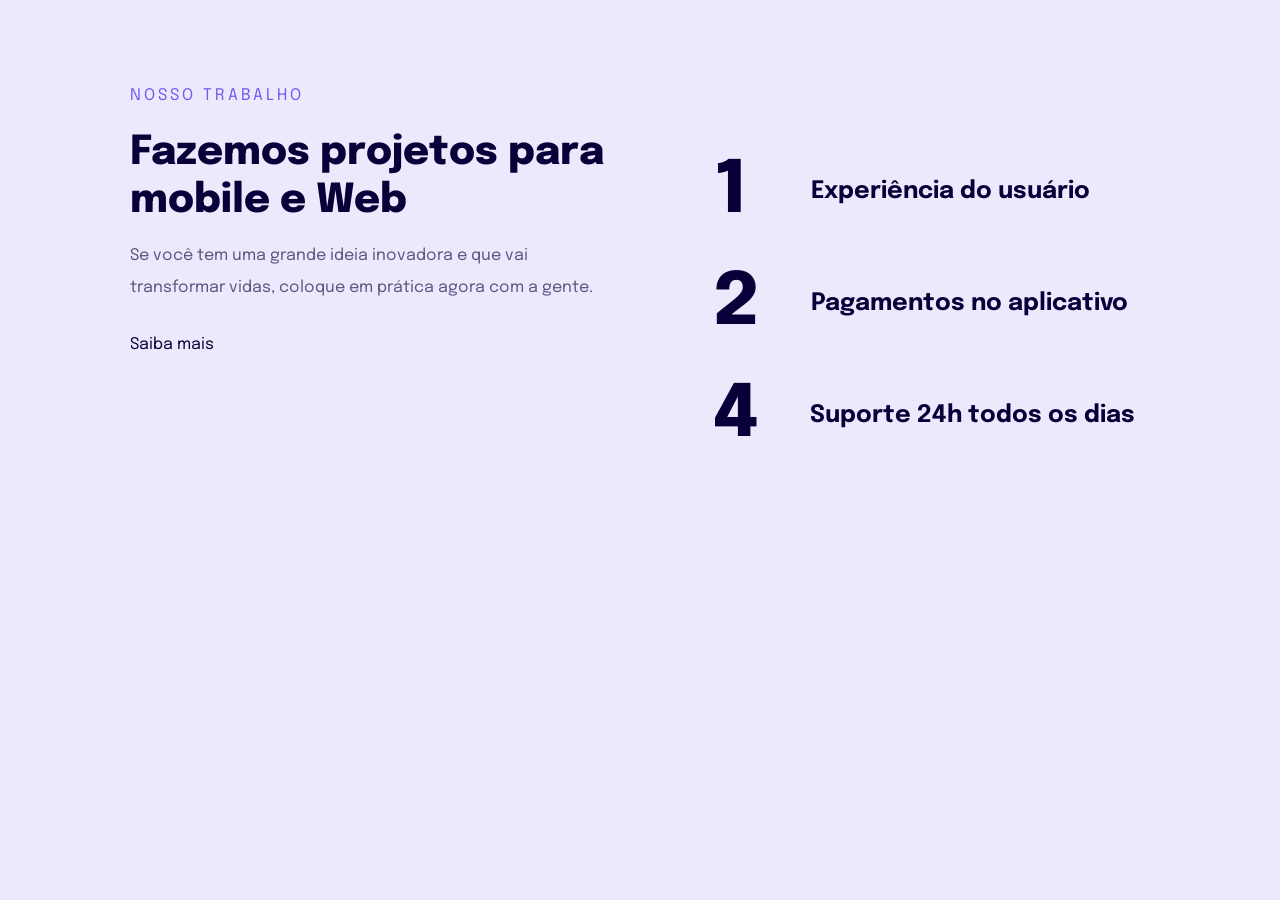
<file: index.html>
<!DOCTYPE html>
<html lang="pt-br">
<head>
  <link rel="preconnect" href="https://fonts.googleapis.com">
  <link rel="preconnect" href="https://fonts.gstatic.com" crossorigin>
  <meta charset="UTF-8">
  <meta name="viewport" content="width=device-width, initial-scale=1.0">
  <title>Responsive Mobile and Web</title>
  <link rel="stylesheet" href="styles/style.css" />
  <link rel="shortcut icon" href="img/favicon.ico" type="image/x-icon" />
  <link href="https://fonts.googleapis.com/css2?family=Epilogue:wght@400;700;800&display=swap" rel="stylesheet">
</head>
<body>

  <main>

    <div>
      <p>Nosso Trabalho</p>
      <h1>Fazemos projetos para 
        mobile e Web</h1>
  
        <p>Se você tem uma grande ideia inovadora e que vai transformar vidas, coloque em prática agora com a gente.</p>
  
        <a href="#">Saiba mais</a>
    </div>

  <ul>
    <li><span>1</span>Experiência do usuário</li>
    <li><span>2</span>Pagamentos no aplicativo</li>
    <li><span>4</span>Suporte 24h todos os dias</li>
  </ul>
</main>
</body>
</html>
</file>
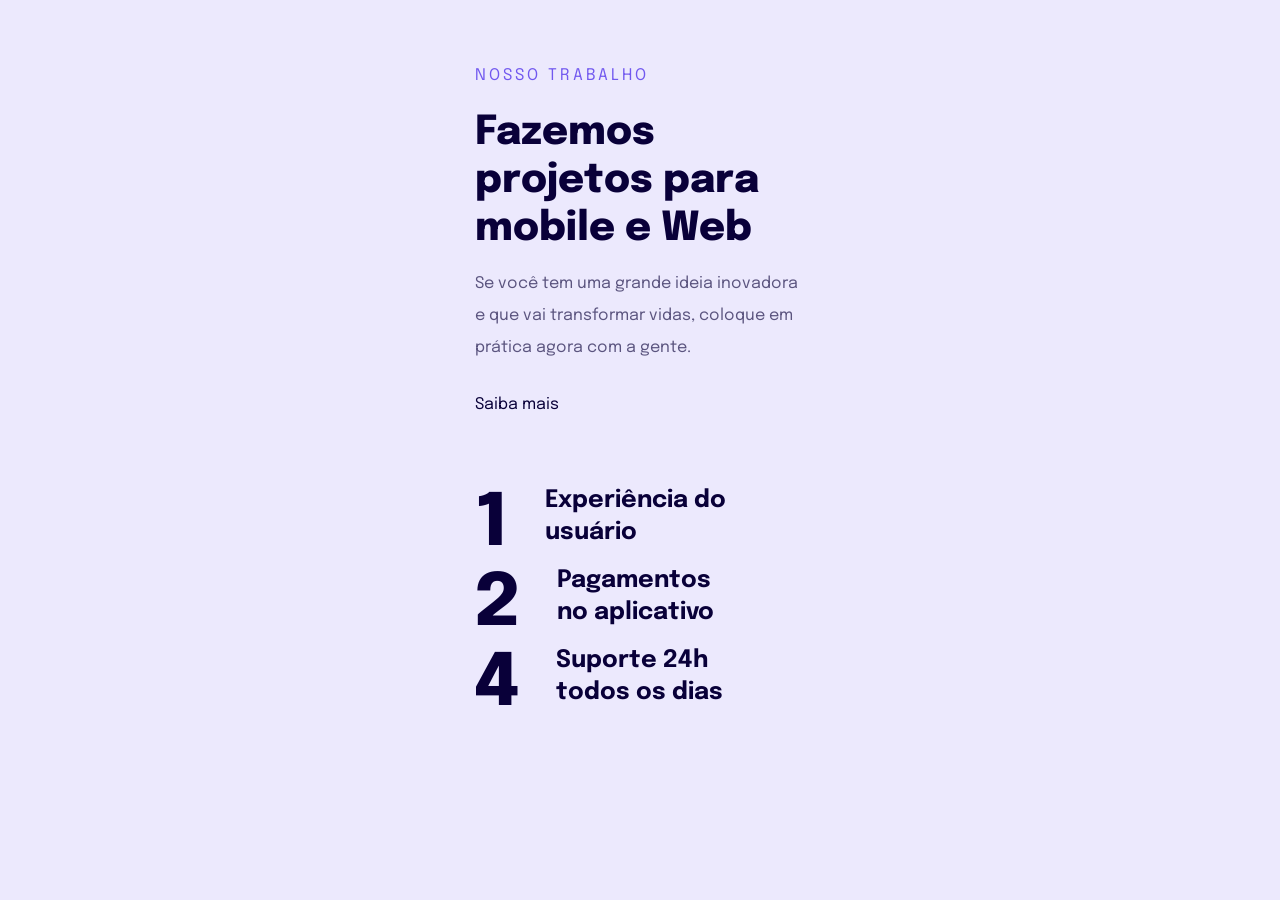
<file: mobile/index.html>
<!DOCTYPE html>
<html lang="pt-br">
<head>
  <meta charset="UTF-8">
  <link rel="preconnect" href="https://fonts.googleapis.com">
  <link rel="preconnect" href="https://fonts.gstatic.com" crossorigin>
  <meta name="viewport" content="width=device-width, initial-scale=1.0">
  <title>Responsive</title>
  <link rel="stylesheet" href="styles/style.css" />
  <link rel="shortcut icon" href="img/favicon.ico" type="image/x-icon" />
  <link href="https://fonts.googleapis.com/css2?family=Epilogue:wght@400;700;800&display=swap" rel="stylesheet">
</head>
<body>

  <main>
    <p>Nosso Trabalho</p>
    <h1>Fazemos projetos para 
      mobile e Web</h1>

      <p>Se você tem uma grande ideia inovadora e que vai transformar vidas, coloque em prática agora com a gente.</p>

      <a href="#">Saiba mais</a>

  <ul>
    <li><span>1</span>Experiência do usuário</li>
    <li><span>2</span>Pagamentos no aplicativo</li>
    <li><span>4</span>Suporte 24h todos os dias</li>
  </ul>
</main>
  
</body>
</html>
</file>
<file: styles/style.css>
* {
  margin: 0;
  padding: 0;
  box-sizing: border-box;
}

/* 1 rem = 16px */
:root {
  font-size: 62.5%; /* 16 * 0,625 = 10px */
}

body {
  font-family: 'Epilogue', sans-serif;
  background: #ECE9FD;
  padding: 6.0rem 2.3rem 6.6rem;
  font-size: 1.6rem;
}

main {
  max-width: 33.0rem;
  margin: 0 auto;
}

h1 {
  font-weight: 800;
  font-size: 4.0rem;
  line-height: 4.8rem;
  color: #090039;
  margin-bottom: 1.5rem;
}

main p:first-child {
  color: #7158EF;
  letter-spacing: 3px;
  text-transform: uppercase;
  line-height: 3.2rem;
  margin-bottom: 1.7rem;
}

/* o p que tem anteriormente o h1 */
h1 + p {
  color: rgba(10, 0, 57, 0.64);
  line-height: 3.2rem;
  margin-bottom: 3.2rem;
}

a {
  color: #090039;
  text-decoration: none;
}

a:hover {
  font-weight: bold;
}

ul {
  list-style: none;
  margin-top: 7.2rem;
}

ul li {
  font-weight: 700;
  font-size: 2.4rem;
  line-height: 3.2rem;
  color: #090039;
  max-width: 25.7rem;
  display: flex;
  gap: 3.8rem;
}

/* pega todo li que tenha anterior a ele um li */
ul li + li {
  margin-top: 3.2rem;
}

ul li span {
  font-weight: 800;
  font-size: 7.2rem;
  line-height: 8.0rem;
  letter-spacing: -2px;
  color: #090039;
}

ul li:first-child span {
  margin-right: 1.2rem;
}

/* media queries */

/* de 500px pra cima quero adicionar isso ao body */
/* @media (min-width: 500px) {
  body {
    background-color: black;
  }
} */

@media (min-width: 700px) {
  body {
    padding: 8rem;
  }

  main {
    max-width: 1020px;
    display: flex;
    gap: 10rem;
  }

/* primeiro nível de div */
  main > div {
    max-width: 484px;
  }

  ul li {
    gap: 5.3rem;
    max-width: 450px;
    align-items: center;
  }
}
</file>
<file: mobile/styles/style.css>
* {
  margin: 0;
  padding: 0;
  box-sizing: border-box;
}

:root {
  /* 1 rem = 16px */
  font-size: 62.5%; /* 16 * 0,625 = 10px */
}

body {
  font-family: 'Epilogue', sans-serif;
  background: #ECE9FD;
  padding: 6.0rem 2.3rem 6.6rem;
  font-size: 1.6rem;
}

main {
  max-width: 33.0rem;
  margin: 0 auto;
}

h1 {
  font-weight: 800;
  font-size: 4.0rem;
  line-height: 4.8rem;
  color: #090039;
  margin-bottom: 1.5rem;
}

main p:first-child {
  color: #7158EF;
  letter-spacing: 3px;
  text-transform: uppercase;
  line-height: 3.2rem;
  margin-bottom: 1.7rem;
}

/* o p que tem anteriormente o h1 */
h1 + p {
  color: rgba(10, 0, 57, 0.64);
  line-height: 3.2rem;
  margin-bottom: 3.2rem;
}

a {
  color: #090039;
  text-decoration: none;
}

a:hover {
  font-weight: bold;
}

ul {
  list-style: none;
  margin-top: 7.2rem;
}

ul li {
  font-weight: 700;
  font-size: 2.4rem;
  line-height: 3.2rem;
  color: #090039;
  max-width: 25.7rem;
  display: flex;
  gap: 3.8rem;
}

ul li span {
  font-weight: 800;
  font-size: 7.2rem;
  line-height: 8.0rem;
  letter-spacing: -2px;
  color: #090039;
}
</file>
